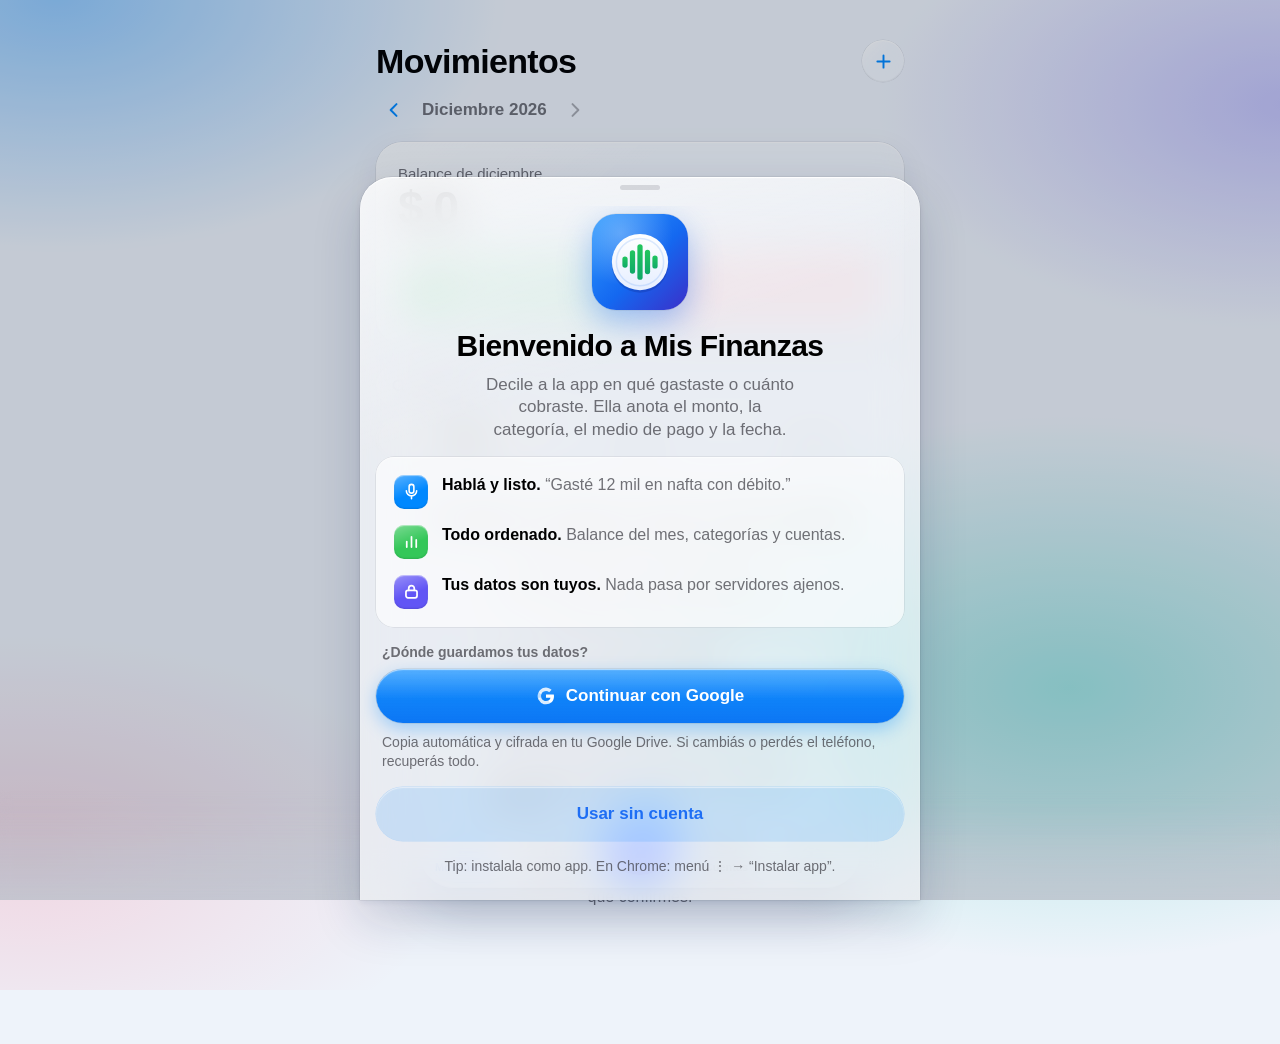
<file: index.html>
<!doctype html>
<!-- Mis Finanzas — Copyright (c) 2026 Felipe Manrique. Todos los derechos reservados. Ver LICENSE. -->
<html lang="es-AR">
<head>
<meta charset="utf-8">
<meta http-equiv="Content-Security-Policy" content="object-src 'none'; base-uri 'self'; form-action 'self'">
<meta name="viewport" content="width=device-width, initial-scale=1, viewport-fit=cover">
<title>Mis Finanzas</title>
<meta name="description" content="Registrá ingresos y gastos hablando.">
<meta name="theme-color" content="#EEF3FA" media="(prefers-color-scheme: light)">
<meta name="theme-color" content="#05070F" media="(prefers-color-scheme: dark)">
<meta name="apple-mobile-web-app-capable" content="yes">
<meta name="mobile-web-app-capable" content="yes">
<meta name="apple-mobile-web-app-status-bar-style" content="default">
<meta name="apple-mobile-web-app-title" content="Finanzas">
<link rel="manifest" href="manifest.webmanifest">
<link rel="icon" type="image/png" sizes="192x192" href="https://felipemanrique.github.io/mis-finanzas/icons/icon-192.png">
<link rel="icon" type="image/png" sizes="512x512" href="https://felipemanrique.github.io/mis-finanzas/icons/icon-512.png">
<link rel="icon" type="image/png" sizes="32x32" href="https://felipemanrique.github.io/mis-finanzas/icons/icon-32.png">
<link rel="shortcut icon" href="https://felipemanrique.github.io/mis-finanzas/icons/icon-192.png">
<link rel="apple-touch-icon" href="https://felipemanrique.github.io/mis-finanzas/apple-touch-icon.png">
<link rel="apple-touch-icon" sizes="152x152" href="https://felipemanrique.github.io/mis-finanzas/icons/icon-152.png">
<link rel="apple-touch-icon" sizes="167x167" href="https://felipemanrique.github.io/mis-finanzas/icons/icon-167.png">
<link rel="apple-touch-icon" sizes="180x180" href="https://felipemanrique.github.io/mis-finanzas/icons/icon-180.png">
<link rel="stylesheet" href="styles.css">
</head>
<body>
<main class="app" id="app">
  <section id="view-movs" data-view="movs">
    <header class="topbar">
      <h1 class="large-title">Movimientos</h1>
      <span class="top-actions"><button class="icon-btn cloud" id="btn-cloud" hidden aria-label="Copia en Drive"><svg viewBox="0 0 24 24" fill="none" stroke="currentColor" stroke-width="2" stroke-linecap="round" stroke-linejoin="round"><path d="M7 18.5h10.5a4 4 0 0 0 .6-7.95A6 6 0 0 0 6.6 9.1 4.75 4.75 0 0 0 7 18.5z"/></svg></button>
      <button class="icon-btn" id="btn-add" aria-label="Cargar a mano"><svg viewBox="0 0 24 24" fill="none" stroke="currentColor" stroke-width="2.2" stroke-linecap="round"><path d="M12 5v14M5 12h14"/></svg></button></span>
    </header>
    <div class="month-switch" data-month-switch></div>
    <div class="summary" id="summary"></div>
    <div id="backup-banner"></div>
    <div class="tools">
      <label class="search"><svg viewBox="0 0 24 24" fill="none" stroke="currentColor" stroke-width="2.2" stroke-linecap="round"><circle cx="11" cy="11" r="6.5"/><path d="m16 16 4 4"/></svg>
        <span class="sr">Buscar</span><input id="q" type="search" placeholder="Buscar" autocomplete="off"></label>
      <div class="segmented" id="type-filter" role="group" aria-label="Tipo">
        <button data-f="all" aria-pressed="true">Todos</button><button data-f="gasto" aria-pressed="false">Gastos</button><button data-f="ingreso" aria-pressed="false">Ingresos</button>
      </div>
      <div class="chip-filter" id="cat-filter" hidden></div>
    </div>
    <div id="list"></div>
  </section>

  <section id="view-stats" data-view="stats" hidden>
    <header class="topbar"><h1 class="large-title">Análisis</h1></header>
    <div class="month-switch" data-month-switch></div>
    <div id="stats"></div>
  </section>

  <section id="view-accounts" data-view="accounts" hidden>
    <header class="topbar"><h1 class="large-title">Cuentas</h1></header>
    <div id="accounts"></div>
  </section>

  <section id="view-settings" data-view="settings" hidden>
    <header class="topbar"><h1 class="large-title">Ajustes</h1></header>
    <div id="settings"></div>
  </section>
</main>

<div class="scroll-edge-bottom" aria-hidden="true"></div>
<nav class="tabbar" aria-label="Secciones">
  <button class="tab" data-tab="movs" aria-current="page"><svg viewBox="0 0 24 24" fill="none" stroke="currentColor" stroke-width="1.9" stroke-linecap="round" stroke-linejoin="round"><path d="M8 6h12M8 12h12M8 18h12"/><circle cx="4" cy="6" r="1" fill="currentColor"/><circle cx="4" cy="12" r="1" fill="currentColor"/><circle cx="4" cy="18" r="1" fill="currentColor"/></svg>Movimientos</button>
  <button class="tab" data-tab="stats"><svg viewBox="0 0 24 24" fill="none" stroke="currentColor" stroke-width="1.9" stroke-linecap="round" stroke-linejoin="round"><path d="M5 20V11M12 20V4M19 20v-6"/></svg>Análisis</button>
  <button class="mic" id="btn-mic" aria-label="Cargar con la voz"><svg viewBox="0 0 24 24" fill="none" stroke="currentColor" stroke-width="2" stroke-linecap="round" stroke-linejoin="round"><rect x="9" y="3" width="6" height="11" rx="3"/><path d="M5.5 11a6.5 6.5 0 0 0 13 0M12 17.5V21"/></svg></button>
  <button class="tab" data-tab="accounts"><svg viewBox="0 0 24 24" fill="none" stroke="currentColor" stroke-width="1.9" stroke-linecap="round" stroke-linejoin="round"><rect x="3" y="6" width="18" height="13" rx="3"/><path d="M3 10h18M16 15h2"/></svg>Cuentas</button>
  <button class="tab" data-tab="settings"><svg viewBox="0 0 24 24" fill="none" stroke="currentColor" stroke-width="1.9" stroke-linecap="round" stroke-linejoin="round"><circle cx="12" cy="12" r="3"/><path d="M12 2.5v3M12 18.5v3M4.2 7l2.6 1.5M17.2 15.5l2.6 1.5M4.2 17l2.6-1.5M17.2 8.5 19.8 7"/></svg>Ajustes</button>
</nav>

<div class="scrim" id="scrim" hidden></div>
<div class="sheet" id="sheet" role="dialog" aria-modal="true" aria-labelledby="sheet-title" hidden>
  <div class="grabber"></div>
  <div class="sheet-head">
    <button class="txt-btn" id="sheet-left">Cancelar</button>
    <h2 id="sheet-title"></h2>
    <button class="txt-btn strong" id="sheet-right"></button>
  </div>
  <div class="sheet-body" id="sheet-body"></div>
</div>

<div class="toast" id="toast" role="status" aria-live="polite"><span id="toast-msg"></span><button id="toast-btn" hidden>Deshacer</button></div>
<input type="file" id="import-file" accept="application/json,.json,text/csv,.csv" hidden>

<script src="parser.js"></script>
<script src="vault.js"></script>
<script src="app.js"></script>
</body>
</html>
</file>
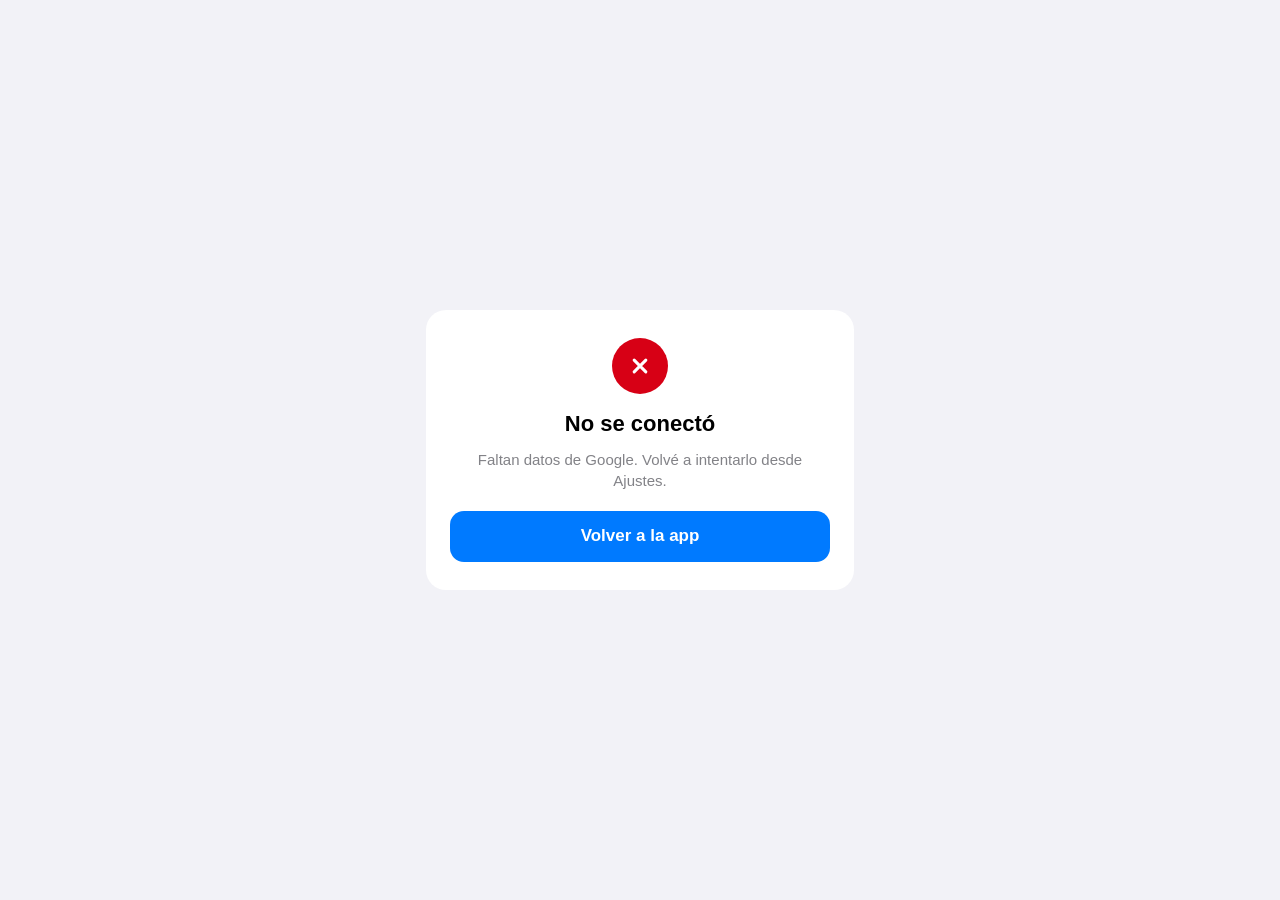
<file: oauth.html>
<!doctype html>
<!-- Mis Finanzas — Copyright (c) 2026 Felipe Manrique. Todos los derechos reservados. Ver LICENSE. -->
<html lang="es-AR">
<head>
<meta charset="utf-8">
<meta http-equiv="Content-Security-Policy" content="object-src 'none'; base-uri 'self'; form-action 'self'">
<meta name="viewport" content="width=device-width, initial-scale=1, viewport-fit=cover">
<meta name="referrer" content="no-referrer">
<title>Mis Finanzas · Google</title>
<link rel="icon" href="icons/icon.svg" type="image/svg+xml">
<style>
  :root { --bg: #F2F2F7; --card: #fff; --label: #000; --label-2: rgba(60,60,67,.64); --accent: #007AFF; --ok: #248A3D; --bad: #D70015; color-scheme: light; }
  @media (prefers-color-scheme: dark) { :root { --bg: #000; --card: #1C1C1E; --label: #fff; --label-2: rgba(235,235,245,.62); --accent: #0A84FF; --ok: #30D158; --bad: #FF453A; color-scheme: dark; } }
  body { margin: 0; min-height: 100vh; display: grid; place-items: center; background: var(--bg); color: var(--label);
    font: 17px/1.35 -apple-system, BlinkMacSystemFont, "SF Pro Text", "Segoe UI", Roboto, Helvetica, Arial, sans-serif; padding-inline: 16px; }
  main { background: var(--card); border-radius: 20px; padding: 28px 24px; max-width: 380px; width: 100%; text-align: center; display: grid; gap: 12px; justify-items: center; }
  .mark { width: 56px; height: 56px; border-radius: 50%; display: grid; place-items: center; color: #fff; background: var(--accent); }
  .mark.ok { background: var(--ok); } .mark.bad { background: var(--bad); }
  .mark svg { width: 28px; height: 28px; }
  h1 { font-size: 22px; line-height: 28px; margin: 4px 0 0; }
  p { margin: 0; color: var(--label-2); font-size: 15px; }
  a { display: block; width: 100%; box-sizing: border-box; margin-top: 8px; padding: 14px; border-radius: 14px; background: var(--accent); color: #fff; font-weight: 600; text-decoration: none; }
</style>
</head>
<body>
<main>
  <div class="mark" id="mark"><svg viewBox="0 0 24 24" fill="none" stroke="currentColor" stroke-width="2.4" stroke-linecap="round"><path d="M12 6v6l4 2"/></svg></div>
  <h1 id="title">Conectando…</h1>
  <p id="msg">Un segundo.</p>
  <a href="javascript:history.length>1?history.back():location.assign('./')" id="back" hidden>Volver a la app</a>
</main>
<script>
(async function () {
  const BROKER_URL = 'https://script.google.com/macros/s/AKfycbzqMyt30WtQnaUyPxk6SOzmhvmL7Dzp_A6Y1QLTYwAUdyH89j1SoiD54lMbqLWtX_Sv/exec';
  const q = new URLSearchParams(location.search);
  const code = q.get('code'), session = q.get('state'), error = q.get('error');
  history.replaceState(null, '', location.pathname); // que el código no quede en el historial
  const show = (ok, title, msg) => {
    document.getElementById('mark').className = 'mark ' + (ok ? 'ok' : 'bad');
    document.getElementById('mark').innerHTML = ok
      ? '<svg viewBox="0 0 24 24" fill="none" stroke="currentColor" stroke-width="2.6" stroke-linecap="round" stroke-linejoin="round"><path d="m5 12.5 4.5 4.5L19 7.5"/></svg>'
      : '<svg viewBox="0 0 24 24" fill="none" stroke="currentColor" stroke-width="2.6" stroke-linecap="round"><path d="M7 7l10 10M17 7 7 17"/></svg>';
    document.getElementById('title').textContent = title;
    document.getElementById('msg').textContent = msg;
    document.getElementById('back').hidden = false;
  };
  if (error || !code || !session) {
    show(false, 'No se conectó', error === 'access_denied' ? 'Cancelaste el permiso. Podés volver a intentarlo desde Ajustes.' : 'Faltan datos de Google. Volvé a intentarlo desde Ajustes.');
    return;
  }
  try {
    const res = await fetch(BROKER_URL, { method: 'POST', body: JSON.stringify({ action: 'exchange', code, session }) });
    const r = JSON.parse(await res.text());
    if (!r.ok) throw new Error(r.error);
    show(true, 'Listo', 'Tu cuenta de Google quedó conectada. Volvé a la app para terminar.');
  } catch (e) {
    show(false, 'No se conectó', 'Google no aceptó el inicio de sesión. Volvé a intentarlo desde Ajustes.');
  }
})();
</script>
</body>
</html>
</file>
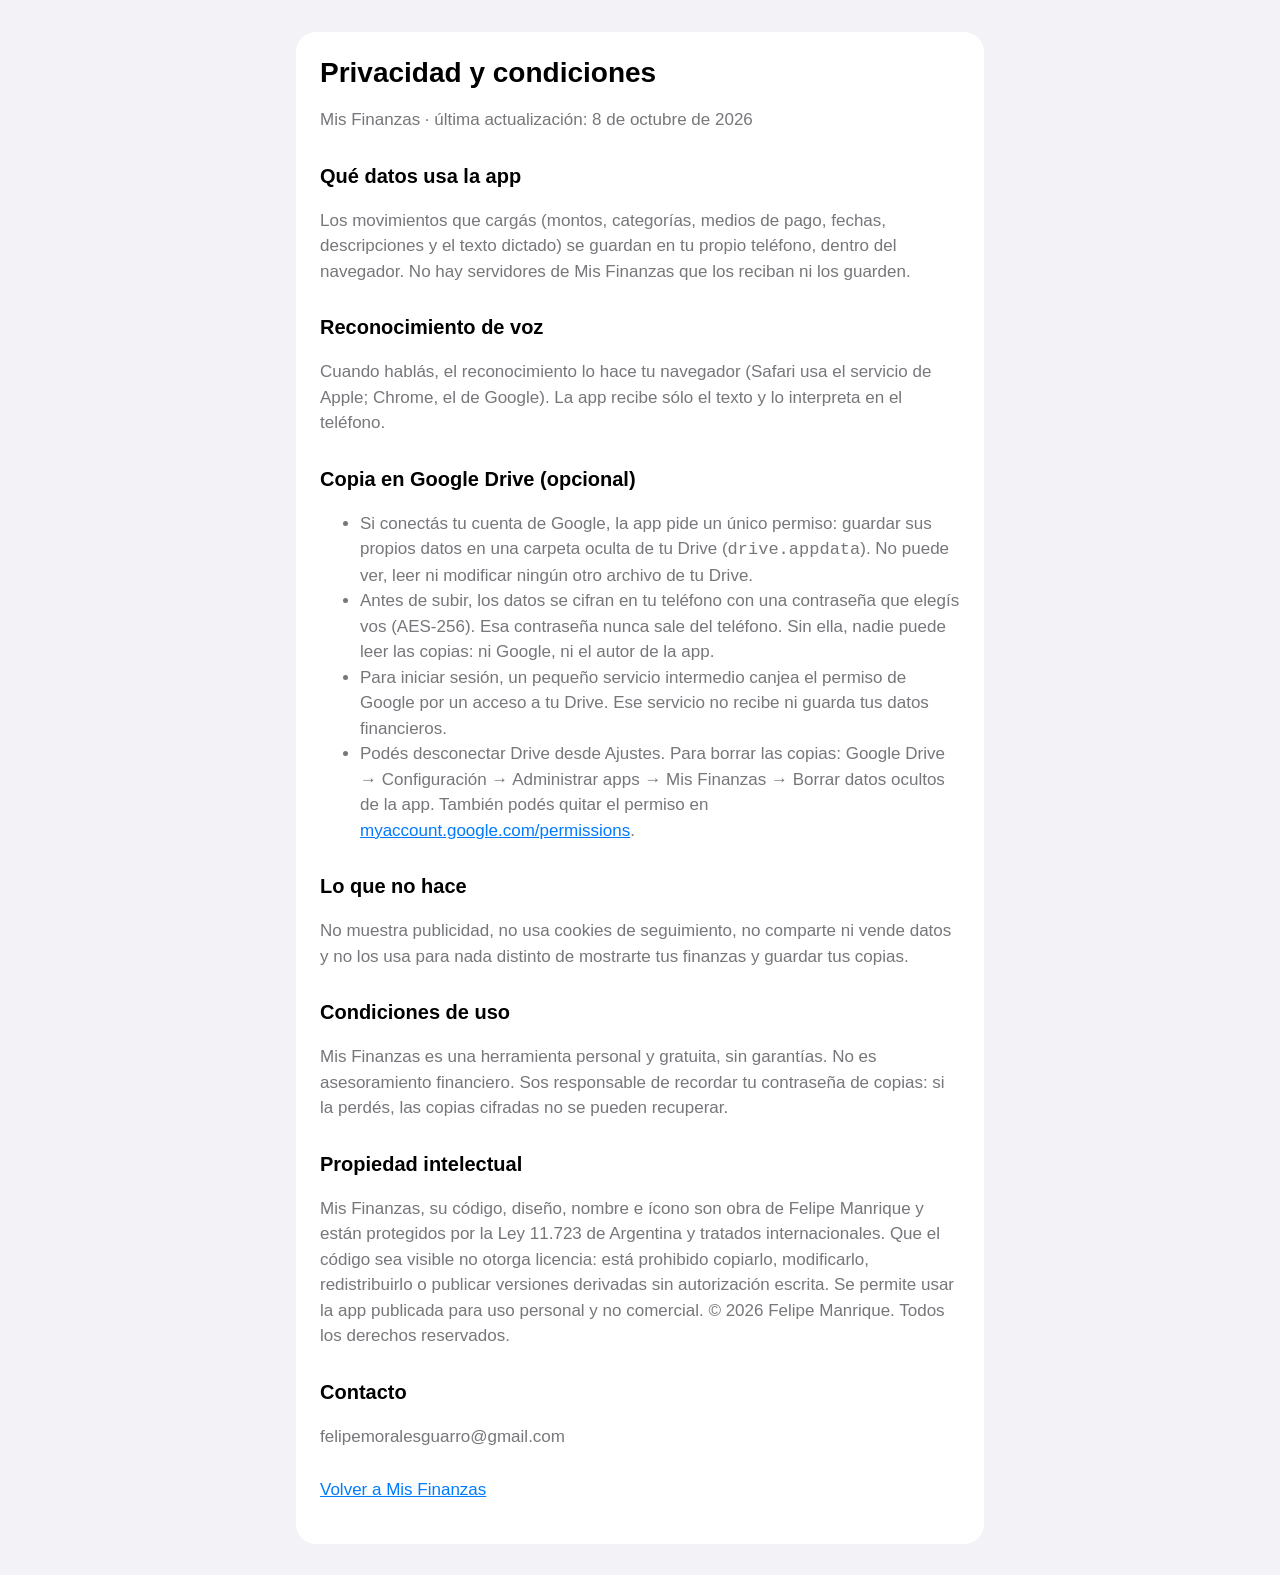
<file: privacidad.html>
<!doctype html>
<!-- Mis Finanzas — Copyright (c) 2026 Felipe Manrique. Todos los derechos reservados. Ver LICENSE. -->
<html lang="es-AR">
<head>
<meta charset="utf-8">
<meta name="viewport" content="width=device-width, initial-scale=1, viewport-fit=cover">
<title>Privacidad · Mis Finanzas</title>
<link rel="icon" href="icons/icon.svg" type="image/svg+xml">
<style>
  :root { --bg: #F2F2F7; --card: #fff; --label: #000; --label-2: rgba(60,60,67,.7); --accent: #007AFF; color-scheme: light; }
  @media (prefers-color-scheme: dark) { :root { --bg: #000; --card: #1C1C1E; --label: #fff; --label-2: rgba(235,235,245,.68); --accent: #0A84FF; color-scheme: dark; } }
  body { margin: 0; background: var(--bg); color: var(--label); font: 17px/1.5 -apple-system, BlinkMacSystemFont, "SF Pro Text", "Segoe UI", Roboto, Helvetica, Arial, sans-serif; padding: 32px 16px; }
  main { max-width: 640px; margin: 0 auto; background: var(--card); border-radius: 20px; padding: 24px; }
  h1 { font-size: 28px; line-height: 34px; margin: 0 0 4px; }
  h2 { font-size: 20px; margin: 28px 0 8px; }
  p, li { color: var(--label-2); }
  a { color: var(--accent); }
</style>
</head>
<body>
<main>
  <h1>Privacidad y condiciones</h1>
  <p>Mis Finanzas · última actualización: 8 de octubre de 2026</p>

  <h2>Qué datos usa la app</h2>
  <p>Los movimientos que cargás (montos, categorías, medios de pago, fechas, descripciones y el texto dictado) se guardan en tu propio teléfono, dentro del navegador. No hay servidores de Mis Finanzas que los reciban ni los guarden.</p>

  <h2>Reconocimiento de voz</h2>
  <p>Cuando hablás, el reconocimiento lo hace tu navegador (Safari usa el servicio de Apple; Chrome, el de Google). La app recibe sólo el texto y lo interpreta en el teléfono.</p>

  <h2>Copia en Google Drive (opcional)</h2>
  <ul>
    <li>Si conectás tu cuenta de Google, la app pide un único permiso: guardar sus propios datos en una carpeta oculta de tu Drive (<code>drive.appdata</code>). No puede ver, leer ni modificar ningún otro archivo de tu Drive.</li>
    <li>Antes de subir, los datos se cifran en tu teléfono con una contraseña que elegís vos (AES-256). Esa contraseña nunca sale del teléfono. Sin ella, nadie puede leer las copias: ni Google, ni el autor de la app.</li>
    <li>Para iniciar sesión, un pequeño servicio intermedio canjea el permiso de Google por un acceso a tu Drive. Ese servicio no recibe ni guarda tus datos financieros.</li>
    <li>Podés desconectar Drive desde Ajustes. Para borrar las copias: Google Drive → Configuración → Administrar apps → Mis Finanzas → Borrar datos ocultos de la app. También podés quitar el permiso en <a href="https://myaccount.google.com/permissions">myaccount.google.com/permissions</a>.</li>
  </ul>

  <h2>Lo que no hace</h2>
  <p>No muestra publicidad, no usa cookies de seguimiento, no comparte ni vende datos y no los usa para nada distinto de mostrarte tus finanzas y guardar tus copias.</p>

  <h2>Condiciones de uso</h2>
  <p>Mis Finanzas es una herramienta personal y gratuita, sin garantías. No es asesoramiento financiero. Sos responsable de recordar tu contraseña de copias: si la perdés, las copias cifradas no se pueden recuperar.</p>

  <h2>Propiedad intelectual</h2>
  <p>Mis Finanzas, su código, diseño, nombre e ícono son obra de Felipe Manrique y están protegidos por la Ley 11.723 de Argentina y tratados internacionales. Que el código sea visible no otorga licencia: está prohibido copiarlo, modificarlo, redistribuirlo o publicar versiones derivadas sin autorización escrita. Se permite usar la app publicada para uso personal y no comercial. © 2026 Felipe Manrique. Todos los derechos reservados.</p>

  <h2>Contacto</h2>
  <p>felipemoralesguarro@gmail.com</p>

  <p style="margin-top:28px"><a href="./">Volver a Mis Finanzas</a></p>
</main>
</body>
</html>
</file>
<file: styles.css>
/* Mis Finanzas — Copyright (c) 2026 Felipe Manrique. Todos los derechos reservados. Ver LICENSE. */
/* Layout: una columna tipo app iOS (máx 560px) sobre una aurora suave; todo flota en Liquid Glass transparente
   (estilo 27: borde oscuro fino + brillo especular fuerte) con la barra de pestañas y el micrófono abajo. */
:root {
  --font: -apple-system, BlinkMacSystemFont, "SF Pro Text", "SF Pro Display", "Segoe UI", Roboto, Helvetica, Arial, sans-serif;

  /* color del sistema (26/27) — relleno vs. "tinta" para texto chico sobre claro */
  --accent: #0088FF;
  --accent-ink: #1E6EF4;
  --income: #008932;
  --income-fill: #34C759;
  --expense: #E9152D;
  --expense-fill: #FF383C;
  --warn: #C55300;
  --warn-fill: #FF8D28;
  --income-tint: rgba(52, 199, 89, 0.16);
  --expense-tint: rgba(255, 56, 60, 0.13);

  --label: #000;
  --label-2: rgba(60, 60, 67, 0.72);
  --label-3: rgba(60, 60, 67, 0.40);
  --fill: rgba(118, 118, 128, 0.14);
  --fill-2: rgba(118, 118, 128, 0.24);
  --separator: rgba(60, 60, 67, 0.16);

  /* fondo: aurora */
  --bg: #EEF3FA;
  --aurora-1: rgba(0, 136, 255, 0.38);
  --aurora-2: rgba(0, 200, 179, 0.32);
  --aurora-3: rgba(97, 85, 245, 0.30);
  --aurora-4: rgba(255, 45, 85, 0.14);

  /* Liquid Glass — --glass-tint 0 (transparente) ↔ 1 (más opaco); lo ajusta la persona en Ajustes */
  --glass-tint: .35;
  --glass-rgb: 255, 255, 255;
  --glass-bg: rgba(var(--glass-rgb), calc(.20 + .55 * var(--glass-tint)));        /* controles */
  --glass-card: rgba(var(--glass-rgb), calc(.30 + .50 * var(--glass-tint)));      /* tarjetas con texto */
  --glass-sheet: rgba(var(--glass-rgb), calc(.52 + .36 * var(--glass-tint)));     /* hojas grandes */
  --glass-inner: rgba(var(--glass-rgb), calc(.50 + .40 * var(--glass-tint)));     /* tarjetas dentro de hojas */
  --glass-blur: blur(calc(5px + 22px * var(--glass-tint))) saturate(200%);
  --glass-blur-lg: blur(calc(14px + 22px * var(--glass-tint))) saturate(180%);
  --glass-highlight: rgba(255, 255, 255, .95);
  --glass-bevel: rgba(0, 0, 0, .05);
  --glass-edge: rgba(0, 0, 0, .10);
  --glass-sheen: rgba(255, 255, 255, .55);
  --glass-opaque: rgba(255, 255, 255, .96);

  --shadow-card: 0 1px 2px rgba(15, 35, 80, .05), 0 10px 30px rgba(15, 35, 80, .08);
  --shadow-elevated: 0 2px 6px rgba(15, 35, 80, .08), 0 20px 48px rgba(15, 35, 80, .18);
  --scrim: rgba(10, 20, 40, 0.18);

  --ease: cubic-bezier(0.32, 0.72, 0, 1);
  --snappy: cubic-bezier(0.36, 0.66, 0.04, 1);
  --r-sm: 12px; --r-md: 18px; --r-lg: 26px;
  color-scheme: light;
}
@media (prefers-color-scheme: dark) {
  :root:not([data-theme="light"]) {
    --accent: #0091FF; --accent-ink: #5CB8FF;
    --income: #30D158; --income-fill: #30D158; --expense: #FF4245; --expense-fill: #FF4245; --warn: #FF9230; --warn-fill: #FF9230;
    --income-tint: rgba(48, 209, 88, 0.18); --expense-tint: rgba(255, 66, 69, 0.18);
    --label: #fff; --label-2: rgba(235, 235, 245, 0.72); --label-3: rgba(235, 235, 245, 0.36);
    --fill: rgba(118, 118, 128, 0.26); --fill-2: rgba(118, 118, 128, 0.40); --separator: rgba(235, 235, 245, 0.12);
    --bg: #05070F;
    --aurora-1: rgba(0, 145, 255, 0.34); --aurora-2: rgba(0, 218, 195, 0.20); --aurora-3: rgba(109, 124, 255, 0.30); --aurora-4: rgba(255, 55, 95, 0.12);
    --glass-rgb: 30, 34, 46;
    --glass-bg: rgba(var(--glass-rgb), calc(.30 + .45 * var(--glass-tint)));
    --glass-card: rgba(var(--glass-rgb), calc(.40 + .42 * var(--glass-tint)));
    --glass-sheet: rgba(var(--glass-rgb), calc(.62 + .30 * var(--glass-tint)));
    --glass-inner: rgba(255, 255, 255, calc(.06 + .06 * var(--glass-tint)));
    --glass-highlight: rgba(255, 255, 255, .30); --glass-bevel: rgba(0, 0, 0, .35); --glass-edge: rgba(0, 0, 0, .55);
    --glass-sheen: rgba(255, 255, 255, .16); --glass-opaque: rgba(36, 36, 40, .97);
    --shadow-card: 0 1px 2px rgba(0, 0, 0, .3), 0 10px 30px rgba(0, 0, 0, .35);
    --shadow-elevated: 0 2px 6px rgba(0, 0, 0, .4), 0 20px 48px rgba(0, 0, 0, .6);
    --scrim: rgba(0, 0, 0, 0.40);
    color-scheme: dark;
  }
}
:root[data-theme="dark"] {
  --accent: #0091FF; --accent-ink: #5CB8FF;
  --income: #30D158; --income-fill: #30D158; --expense: #FF4245; --expense-fill: #FF4245; --warn: #FF9230; --warn-fill: #FF9230;
  --income-tint: rgba(48, 209, 88, 0.18); --expense-tint: rgba(255, 66, 69, 0.18);
  --label: #fff; --label-2: rgba(235, 235, 245, 0.72); --label-3: rgba(235, 235, 245, 0.36);
  --fill: rgba(118, 118, 128, 0.26); --fill-2: rgba(118, 118, 128, 0.40); --separator: rgba(235, 235, 245, 0.12);
  --bg: #05070F;
  --aurora-1: rgba(0, 145, 255, 0.34); --aurora-2: rgba(0, 218, 195, 0.20); --aurora-3: rgba(109, 124, 255, 0.30); --aurora-4: rgba(255, 55, 95, 0.12);
  --glass-rgb: 30, 34, 46;
  --glass-bg: rgba(var(--glass-rgb), calc(.30 + .45 * var(--glass-tint)));
  --glass-card: rgba(var(--glass-rgb), calc(.40 + .42 * var(--glass-tint)));
  --glass-sheet: rgba(var(--glass-rgb), calc(.62 + .30 * var(--glass-tint)));
  --glass-inner: rgba(255, 255, 255, calc(.06 + .06 * var(--glass-tint)));
  --glass-highlight: rgba(255, 255, 255, .30); --glass-bevel: rgba(0, 0, 0, .35); --glass-edge: rgba(0, 0, 0, .55);
  --glass-sheen: rgba(255, 255, 255, .16); --glass-opaque: rgba(36, 36, 40, .97);
  --shadow-card: 0 1px 2px rgba(0, 0, 0, .3), 0 10px 30px rgba(0, 0, 0, .35);
  --shadow-elevated: 0 2px 6px rgba(0, 0, 0, .4), 0 20px 48px rgba(0, 0, 0, .6);
  --scrim: rgba(0, 0, 0, 0.40);
  color-scheme: dark;
}

* { box-sizing: border-box; -webkit-tap-highlight-color: transparent; }
html, body { margin: 0; min-height: 100%; }
body {
  font-family: var(--font); font-size: 17px; line-height: 1.3; color: var(--label); background: var(--bg);
  -webkit-font-smoothing: antialiased; overscroll-behavior-y: none;
}
/* aurora fija detrás de todo: le da al vidrio algo que refractar */
body::before {
  content: ""; position: fixed; inset: -10%; z-index: -1; pointer-events: none;
  background:
    radial-gradient(42% 34% at 12% 8%, var(--aurora-1), transparent 70%),
    radial-gradient(38% 30% at 92% 18%, var(--aurora-3), transparent 70%),
    radial-gradient(46% 36% at 78% 72%, var(--aurora-2), transparent 70%),
    radial-gradient(40% 30% at 10% 88%, var(--aurora-4), transparent 70%),
    var(--bg);
}
button, input, select, textarea { font: inherit; color: inherit; }
button { cursor: pointer; }
[hidden] { display: none !important; }
:focus-visible { outline: 2px solid var(--accent); outline-offset: 2px; border-radius: 8px; }
.num { font-variant-numeric: tabular-nums; }
.sr { position: absolute; width: 1px; height: 1px; overflow: hidden; clip: rect(0 0 0 0); }

/* ---------- Liquid Glass ---------- */
/* controles flotantes */
.tabbar, .icon-btn, .search, .segmented, .month-switch .today-link, .toast, .cur-btn {
  background-color: var(--glass-bg);
  background-image: linear-gradient(135deg, var(--glass-sheen) 0%, rgba(255, 255, 255, 0) 42%);
  -webkit-backdrop-filter: var(--glass-blur); backdrop-filter: var(--glass-blur);
  box-shadow: 0 0 0 .5px var(--glass-edge), inset 0 1px 1px var(--glass-highlight), inset 0 -1px 1px var(--glass-bevel);
}
/* superficies de contenido (texto encima → un poco más de cuerpo) */
.summary, .group, .card, .stat, .list, .banner, .examples button, .welcome-points, .warn-list {
  background-color: var(--glass-card);
  background-image: linear-gradient(140deg, var(--glass-sheen) 0%, rgba(255, 255, 255, 0) 38%);
  -webkit-backdrop-filter: var(--glass-blur); backdrop-filter: var(--glass-blur);
  box-shadow: 0 0 0 .5px var(--glass-edge), inset 0 1px 1px var(--glass-highlight), inset 0 -1px 1px var(--glass-bevel), var(--shadow-card);
}

.app, .sheet-body, .toast { zoom: var(--ui-zoom, 1); }
.app {
  max-width: 560px; margin: 0 auto;
  padding-inline: 16px;
  padding-block: calc(env(safe-area-inset-top, 0px) + 10px) calc(env(safe-area-inset-bottom, 0px) + 128px);
}

/* ---------- Encabezado ---------- */
.topbar { display: flex; align-items: center; justify-content: space-between; gap: 12px; padding-block: 8px 4px; }
.large-title { font-size: 34px; line-height: 41px; font-weight: 700; letter-spacing: -0.02em; margin: 0; }
.icon-btn {
  width: 42px; height: 42px; border-radius: 50%; border: 0; display: grid; place-items: center;
  color: var(--accent); transition: transform .18s var(--snappy);
}
.icon-btn:active { transform: scale(.9); }
.icon-btn svg { width: 21px; height: 21px; }
.top-actions { display: flex; gap: 10px; align-items: center; }
.cloud[data-level="ok"] { color: var(--income); }
.cloud[data-level="pending"], .cloud[data-level="busy"] { color: var(--warn); }
.cloud[data-level="busy"] svg { animation: breathe 1.2s ease-in-out infinite; }
.cloud[data-level="error"] { color: #fff; background-color: var(--expense-fill); }
@keyframes breathe { 50% { opacity: .35; } }

.month-switch { display: flex; align-items: center; gap: 4px; margin-block: 6px 14px; }
.month-switch .label { font-size: 17px; font-weight: 600; color: var(--label-2); min-width: 0; padding-inline: 6px; }
.month-switch button { border: 0; background: none; color: var(--accent); width: 36px; height: 36px; display: grid; place-items: center; border-radius: 50%; }
.month-switch button:disabled { color: var(--label-3); }
.month-switch button svg { width: 20px; height: 20px; }
.month-switch .today-link { width: auto; padding-inline: 14px; font-size: 15px; font-weight: 600; border-radius: 999px; margin-left: auto; }

/* ---------- Resumen ---------- */
.summary { border-radius: var(--r-lg); padding: 22px; display: grid; gap: 16px; }
.summary .caption { font-size: 15px; color: var(--label-2); }
.balance { font-size: clamp(34px, 11vw, 46px); line-height: 1.05; font-weight: 700; letter-spacing: -0.03em; overflow-wrap: anywhere; }
.balance.neg { color: var(--expense); }
.split { display: grid; grid-template-columns: 1fr 1fr; gap: 12px; }
.split > div { container-type: inline-size; border-radius: var(--r-md); padding: 12px 14px; display: grid; gap: 2px; min-width: 0; box-shadow: inset 0 1px 1px rgba(255, 255, 255, .35); }
.split .in { background: var(--income-tint); }
.split .out { background: var(--expense-tint); }
.split .v { font-size: clamp(14px, 15cqi, 22px); font-weight: 600; white-space: nowrap; overflow: hidden; text-overflow: ellipsis; }
.split .in .v { color: var(--income); }
.split .out .v { color: var(--expense); }
.usd-line { font-size: 15px; color: var(--label-2); }
.budget { display: grid; gap: 6px; }
.budget .bar { height: 8px; border-radius: 4px; background: var(--fill); overflow: hidden; }
.budget .bar i { display: block; height: 100%; background: linear-gradient(90deg, var(--accent), #00C8B3); border-radius: 4px; transition: width .5s var(--ease); }
.budget .bar i.over { background: var(--expense-fill); }
.budget .row { display: flex; justify-content: space-between; font-size: 14px; color: var(--label-2); gap: 8px; }

/* ---------- Búsqueda y filtros ---------- */
.tools { display: grid; gap: 10px; margin-block: 20px 8px; }
.search { display: flex; align-items: center; gap: 8px; border-radius: 999px; padding-inline: 14px; height: 44px; }
.search svg { width: 18px; height: 18px; color: var(--label-2); flex: none; }
.search input { border: 0; background: none; outline: none; flex: 1; min-width: 0; font-size: 17px; }
.search input::placeholder { color: var(--label-2); }
.segmented { display: grid; grid-auto-flow: column; grid-auto-columns: 1fr; border-radius: 999px; padding: 3px; }
.segmented button { border: 0; background: none; border-radius: 999px; padding: 8px 10px; font-size: 15px; font-weight: 500; color: var(--label-2); transition: background .25s var(--ease), color .2s; }
.segmented button[aria-pressed="true"] {
  background: rgba(255, 255, 255, .85); color: var(--label); font-weight: 600;
  box-shadow: 0 0 0 .5px var(--glass-edge), 0 2px 8px rgba(0, 0, 0, .10), inset 0 1px 1px #fff;
}
:root[data-theme="dark"] .segmented button[aria-pressed="true"] { background: rgba(255, 255, 255, .18); box-shadow: 0 0 0 .5px rgba(0,0,0,.5), inset 0 1px 1px rgba(255,255,255,.25); }
@media (prefers-color-scheme: dark) { :root:not([data-theme="light"]) .segmented button[aria-pressed="true"] { background: rgba(255, 255, 255, .18); box-shadow: 0 0 0 .5px rgba(0,0,0,.5), inset 0 1px 1px rgba(255,255,255,.25); } }
.chip-filter { display: flex; align-items: center; gap: 8px; font-size: 15px; color: var(--label-2); }
.chip-filter button { border: 0; background: var(--fill); color: var(--accent-ink); border-radius: 999px; padding: 6px 12px; font-size: 15px; font-weight: 600; }

/* ---------- Lista ---------- */
.day { margin-top: 20px; }
.day-head { display: flex; justify-content: space-between; align-items: baseline; padding-inline: 6px; margin-bottom: 8px; font-size: 14px; font-weight: 600; color: var(--label-2); gap: 8px; }
.group { border-radius: var(--r-md); overflow: hidden; }
.row {
  display: flex; align-items: center; gap: 12px; padding: 11px 14px; width: 100%; border: 0; background: none; text-align: left;
  position: relative; min-height: 64px; transition: background .15s;
}
.row:active { background: var(--fill); }
.row + .row::before { content: ""; position: absolute; top: 0; left: 66px; right: 0; height: .5px; background: var(--separator); }
.badge {
  --c: #8E8E93;
  width: 40px; height: 40px; flex: none; border-radius: 12px; display: grid; place-items: center;
  font-size: 16px; font-weight: 700; color: #fff;
  background: linear-gradient(160deg, rgba(255, 255, 255, .38), rgba(255, 255, 255, 0) 55%), var(--c);
  box-shadow: inset 0 1px 1px rgba(255, 255, 255, .5), inset 0 -1px 2px rgba(0, 0, 0, .12), 0 2px 6px color-mix(in srgb, var(--c) 35%, transparent);
}
.row .mid { flex: 1; min-width: 0; display: grid; gap: 2px; }
.row .t { font-size: 17px; font-weight: 500; white-space: nowrap; overflow: hidden; text-overflow: ellipsis; }
.row .s { font-size: 14px; color: var(--label-2); white-space: nowrap; overflow: hidden; text-overflow: ellipsis; }
.row .amt { font-size: 17px; font-weight: 600; white-space: nowrap; }
.amt.in { color: var(--income); }
.mic-tag { display: inline-block; vertical-align: -2px; width: 13px; height: 13px; color: var(--label-3); margin-right: 3px; }

.empty { text-align: center; padding: 36px 8px 8px; color: var(--label-2); display: grid; gap: 14px; justify-items: center; }
.empty h2 { font-size: 24px; line-height: 30px; font-weight: 700; color: var(--label); margin: 0; text-wrap: balance; letter-spacing: -0.01em; }
.empty p { margin: 0; font-size: 16px; max-width: 34ch; text-wrap: pretty; }
.examples { display: grid; gap: 10px; width: 100%; max-width: 400px; }
.examples button {
  border: 0; border-radius: var(--r-md); padding: 14px 16px; text-align: left; font-size: 16px;
  display: flex; gap: 12px; align-items: center; color: var(--label); transition: transform .15s var(--snappy);
}
.examples button:active { transform: scale(.98); }
.examples button svg { width: 18px; height: 18px; color: var(--accent); flex: none; }

/* ---------- Tarjetas / secciones ---------- */
.section-title { font-size: 22px; line-height: 28px; font-weight: 700; margin: 30px 4px 12px; letter-spacing: -0.01em; }
.section-title:first-child { margin-top: 8px; }
.card { border-radius: var(--r-lg); padding: 16px; }
.footnote { font-size: 14px; color: var(--label-2); margin: 8px 6px 0; line-height: 19px; }
.stats { display: grid; grid-template-columns: repeat(2, minmax(0, 1fr)); gap: 12px; }
.stat { border-radius: var(--r-md); padding: 16px; display: grid; gap: 4px; min-width: 0; }
.stat .k { font-size: 14px; color: var(--label-2); }
.stat .v { font-size: 22px; font-weight: 700; overflow-wrap: anywhere; letter-spacing: -0.01em; }
.stat .v.txt { font-size: 18px; line-height: 24px; overflow-wrap: break-word; hyphens: auto; }
.stat .d { font-size: 14px; color: var(--label-2); overflow-wrap: anywhere; }

.catbars { display: grid; gap: 4px; }
.catbar { display: grid; grid-template-columns: 1fr auto; gap: 8px 12px; align-items: center; border: 0; background: none; text-align: left; padding: 10px 6px; border-radius: 12px; width: 100%; }
.catbar:active { background: var(--fill); }
.catbar .n { display: flex; gap: 10px; align-items: center; font-size: 16px; min-width: 0; }
.catbar .n span:last-child { white-space: nowrap; overflow: hidden; text-overflow: ellipsis; }
.catbar .dot { width: 12px; height: 12px; border-radius: 4px; flex: none; }
.catbar .v { font-size: 16px; font-weight: 600; text-align: right; }
.catbar .v small { color: var(--label-2); font-weight: 400; margin-left: 6px; }
.catbar .track { grid-column: 1 / -1; height: 8px; border-radius: 4px; background: var(--fill); overflow: hidden; }
.catbar .track i { display: block; height: 100%; border-radius: 4px; box-shadow: inset 0 1px 0 rgba(255, 255, 255, .35); }

.chart svg { display: block; width: 100%; height: auto; }
.chart text { fill: var(--label-2); font-size: 12px; font-family: var(--font); }
.legend { display: flex; gap: 16px; font-size: 14px; color: var(--label-2); margin-top: 10px; }
.legend span { display: inline-flex; align-items: center; gap: 6px; }
.legend i { width: 12px; height: 12px; border-radius: 4px; display: inline-block; }

/* listas de ajustes */
.list { border-radius: var(--r-md); overflow: hidden; }
.item { display: flex; align-items: center; gap: 12px; padding: 12px 16px; min-height: 52px; position: relative; width: 100%; border: 0; background: none; text-align: left; font-size: 17px; color: var(--label); }
.item + .item::before { content: ""; position: absolute; top: 0; left: 16px; right: 0; height: .5px; background: var(--separator); }
button.item:active, a.item:active { background: var(--fill); }
.item .grow { flex: 1; min-width: 0; }
.item .sub { display: block; font-size: 14px; color: var(--label-2); line-height: 18px; margin-top: 2px; }
.item .val { color: var(--label-2); font-size: 17px; text-align: right; }
.item .chev { width: 14px; height: 14px; color: var(--label-3); flex: none; }
.item.danger { color: var(--expense); }
.item.link { color: var(--accent-ink); }
.item select, .item input[type="number"], .item input[type="text"] { border: 0; background: none; color: var(--label-2); text-align: right; font-size: 17px; max-width: 55%; outline: none; }
.item input.inline { color: var(--label); text-align: right; width: 9em; }
.item.stack { display: grid; gap: 10px; }
.range-row { display: grid; grid-template-columns: auto 1fr auto; gap: 10px; align-items: center; font-size: 14px; color: var(--label-2); }
.range-row input[type="range"] { width: 100%; accent-color: var(--accent); }

.switch { position: relative; width: 51px; height: 31px; flex: none; }
.switch input { position: absolute; inset: 0; opacity: 0; margin: 0; cursor: pointer; z-index: 1; }
.switch span { position: absolute; inset: 0; border-radius: 999px; background: var(--fill-2); transition: background .25s var(--ease); }
.switch span::after { content: ""; position: absolute; top: 2px; left: 2px; width: 27px; height: 27px; border-radius: 50%; background: #fff; box-shadow: 0 3px 8px rgba(0,0,0,.15), 0 1px 1px rgba(0,0,0,.16); transition: transform .3s var(--ease); }
.switch input:checked + span { background: var(--income-fill); }
.switch input:checked + span::after { transform: translateX(20px); }
.switch input:focus-visible + span { outline: 2px solid var(--accent); outline-offset: 2px; }

/* ---------- Barra inferior + micrófono ---------- */
/* banda de borde de desplazamiento: el contenido se desvanece al pasar debajo de la barra */
.scroll-edge-bottom {
  position: fixed; left: 0; right: 0; bottom: 0; height: calc(env(safe-area-inset-bottom, 0px) + 110px); z-index: 19; pointer-events: none;
  background: linear-gradient(to top, color-mix(in srgb, var(--bg) 70%, transparent), transparent);
  -webkit-backdrop-filter: blur(6px); backdrop-filter: blur(6px);
  -webkit-mask-image: linear-gradient(to top, #000 45%, transparent); mask-image: linear-gradient(to top, #000 45%, transparent);
}
.tabbar {
  position: fixed; left: 50%; transform: translateX(-50%);
  bottom: calc(env(safe-area-inset-bottom, 0px) + 12px);
  width: min(calc(100% - 24px), 440px);
  display: grid; grid-template-columns: 1fr 1fr 88px 1fr 1fr; align-items: center;
  height: 68px; border-radius: 34px; z-index: 20; padding-inline: 6px;
  box-shadow: 0 0 0 .5px var(--glass-edge), inset 0 1px 1px var(--glass-highlight), inset 0 -1px 1px var(--glass-bevel), var(--shadow-elevated);
}
.tab { border: 0; background: none; display: grid; justify-items: center; gap: 2px; font-size: 11px; font-weight: 600; color: var(--label-2); padding: 7px 0; margin: 0 2px; border-radius: 26px; transition: background .25s var(--ease), color .2s; }
.tab svg { width: 25px; height: 25px; }
.tab[aria-current="page"] { color: var(--accent-ink); background: rgba(255, 255, 255, .55); box-shadow: inset 0 1px 1px rgba(255, 255, 255, .9), 0 0 0 .5px rgba(0, 0, 0, .06); }
:root[data-theme="dark"] .tab[aria-current="page"] { background: rgba(255, 255, 255, .12); box-shadow: inset 0 1px 1px rgba(255, 255, 255, .18); }
@media (prefers-color-scheme: dark) { :root:not([data-theme="light"]) .tab[aria-current="page"] { background: rgba(255, 255, 255, .12); box-shadow: inset 0 1px 1px rgba(255, 255, 255, .18); } }
/* micrófono: el único vidrio teñido (acción principal) */
.mic {
  justify-self: center; width: 72px; height: 72px; border-radius: 50%; border: 0; margin-top: -30px;
  color: #fff; display: grid; place-items: center; position: relative;
  background:
    radial-gradient(120% 90% at 30% 15%, rgba(255, 255, 255, .55), rgba(255, 255, 255, 0) 45%),
    linear-gradient(180deg, color-mix(in srgb, var(--accent) 86%, transparent), color-mix(in srgb, #3B2FC9 78%, transparent));
  -webkit-backdrop-filter: blur(12px) saturate(180%); backdrop-filter: blur(12px) saturate(180%);
  box-shadow: 0 0 0 .5px rgba(0, 0, 0, .18), inset 0 1.5px 1px rgba(255, 255, 255, .75), inset 0 -2px 4px rgba(0, 0, 0, .18),
    0 10px 26px color-mix(in srgb, var(--accent) 50%, transparent);
  transition: transform .2s var(--snappy);
}
.mic:active { transform: scale(.92); }
.mic svg { width: 32px; height: 32px; filter: drop-shadow(0 1px 1px rgba(0, 0, 0, .2)); }

/* ---------- Hojas (sheets) ---------- */
.scrim { position: fixed; inset: 0; background: var(--scrim); z-index: 40; opacity: 0; transition: opacity .3s var(--ease); }
.scrim.open { opacity: 1; }
.sheet {
  position: fixed; left: 50%; bottom: 0; z-index: 41; width: min(100%, 560px);
  max-height: calc(100% - env(safe-area-inset-top, 0px) - 20px);
  background-color: var(--glass-sheet);
  background-image: linear-gradient(160deg, var(--glass-sheen) 0%, rgba(255, 255, 255, 0) 30%);
  -webkit-backdrop-filter: var(--glass-blur-lg); backdrop-filter: var(--glass-blur-lg);
  border-radius: 32px 32px 0 0;
  box-shadow: 0 0 0 .5px var(--glass-edge), inset 0 1px 1px var(--glass-highlight), var(--shadow-elevated);
  transform: translate(-50%, 100%); transition: transform .45s var(--ease);
  display: flex; flex-direction: column;
}
.sheet.open { transform: translate(-50%, 0); }
.sheet .grabber { width: 40px; height: 5px; border-radius: 3px; background: var(--fill-2); margin: 8px auto 0; flex: none; }
.sheet-head { display: grid; grid-template-columns: minmax(70px, auto) 1fr minmax(70px, auto); align-items: center; padding: 8px 14px; flex: none; gap: 8px; }
.sheet-head h2 { font-size: 17px; font-weight: 600; margin: 0; text-align: center; white-space: nowrap; overflow: hidden; text-overflow: ellipsis; }
.sheet-head .txt-btn { border: 0; background: none; color: var(--accent-ink); font-size: 17px; padding: 8px 4px; justify-self: start; }
.sheet-head .txt-btn.strong { font-weight: 600; justify-self: end; }
.sheet-head .txt-btn:disabled { color: var(--label-3); }
.sheet-body { overflow-y: auto; padding: 4px 16px calc(env(safe-area-inset-bottom, 0px) + 24px); -webkit-overflow-scrolling: touch; display: grid; gap: 16px; overscroll-behavior: contain;
  grid-auto-rows: max-content; align-content: start; } /* las tarjetas no se achican: si no entra, se desplaza */
/* dentro de la hoja: tarjetas translúcidas sin blur propio (un vidrio no refracta a través de otro) */
.sheet .card, .sheet .group, .sheet .banner, .sheet .warn-list, .sheet .welcome-points, .sheet .field-group,
.sheet .said, .sheet .review-card, .sheet .text-entry textarea, .sheet .list, .sheet .cat-chips button, .sheet .examples button {
  background-color: var(--glass-inner); background-image: none;
  -webkit-backdrop-filter: none; backdrop-filter: none;
  box-shadow: 0 0 0 .5px var(--separator), inset 0 1px 1px rgba(255, 255, 255, .5);
}
.sheet .segmented, .sheet .cur-btn { -webkit-backdrop-filter: none; backdrop-filter: none; background-color: var(--fill); }

/* formulario de movimiento */
.amount-field { display: flex; align-items: baseline; justify-content: center; gap: 8px; padding-block: 8px 4px; }
.cur-btn { border: 0; flex: none; align-self: center; border-radius: 999px; font-size: 15px; font-weight: 600; padding: 6px 12px; color: var(--label-2); }
.amount-field input {
  border: 0; background: none; outline: none; font-size: 48px; font-weight: 700; letter-spacing: -0.03em; width: 100%; max-width: 9ch; text-align: center;
  font-variant-numeric: tabular-nums;
}
.amount-field.out input { color: var(--expense); }
.amount-field.in input { color: var(--income); }
.field-group { border-radius: var(--r-md); overflow: hidden; }
.field { display: flex; align-items: center; gap: 12px; padding: 0 16px; min-height: 50px; position: relative; }
.field + .field::before { content: ""; position: absolute; top: 0; left: 16px; right: 0; height: .5px; background: var(--separator); }
.field label { font-size: 17px; flex: none; min-width: 6.5em; }
.field input, .field select, .field textarea { flex: 1; min-width: 0; border: 0; background: none; outline: none; font-size: 17px; text-align: right; color: var(--label-2); padding-block: 13px; }
.field input:focus, .field select:focus { color: var(--label); }
.field select { appearance: none; -webkit-appearance: none; direction: rtl; }
.field select option { direction: ltr; }
.cat-chips { display: flex; flex-wrap: wrap; gap: 8px; }
.cat-chips button { border: 0; border-radius: 999px; padding: 8px 14px; font-size: 15px; color: var(--label); display: inline-flex; align-items: center; gap: 6px; }
.cat-chips button i { width: 8px; height: 8px; border-radius: 50%; display: inline-block; }
.cat-chips button[aria-pressed="true"] { background: var(--accent); color: #fff; }
.label-sm { font-size: 14px; font-weight: 600; color: var(--label-2); margin: 0 6px -8px; }

.btn {
  border: 0; border-radius: 999px; padding: 16px 22px; font-size: 17px; font-weight: 600; width: 100%; color: #fff;
  background:
    linear-gradient(180deg, rgba(255, 255, 255, .28), rgba(255, 255, 255, 0) 55%),
    linear-gradient(180deg, color-mix(in srgb, var(--accent) 92%, transparent), color-mix(in srgb, var(--accent) 80%, #3B2FC9));
  box-shadow: 0 0 0 .5px rgba(0, 0, 0, .14), inset 0 1px 1px rgba(255, 255, 255, .6), 0 6px 18px color-mix(in srgb, var(--accent) 32%, transparent);
  transition: transform .15s var(--snappy), opacity .2s;
}
.btn:active { transform: scale(.97); }
.btn:disabled { opacity: .45; }
.btn.tinted { background: color-mix(in srgb, var(--accent) 14%, transparent); color: var(--accent-ink); box-shadow: inset 0 1px 1px rgba(255, 255, 255, .5), 0 0 0 .5px color-mix(in srgb, var(--accent) 20%, transparent); }
.btn.danger { background: var(--expense-tint); color: var(--expense); box-shadow: inset 0 1px 1px rgba(255, 255, 255, .4); }
.btn.danger.armed { background: var(--expense-fill); color: #fff; }
.btn-row { display: grid; grid-template-columns: 1fr 1fr; gap: 10px; }

/* voz */
.listen { display: grid; justify-items: center; gap: 18px; padding-block: 14px 4px; text-align: center; }
.orb {
  width: 120px; height: 120px; border-radius: 50%; border: 0; color: #fff; display: grid; place-items: center; position: relative;
  background:
    radial-gradient(120% 90% at 30% 15%, rgba(255, 255, 255, .55), rgba(255, 255, 255, 0) 45%),
    linear-gradient(180deg, var(--accent), #3B2FC9);
  box-shadow: inset 0 2px 2px rgba(255, 255, 255, .6), inset 0 -3px 6px rgba(0, 0, 0, .2), 0 12px 30px color-mix(in srgb, var(--accent) 45%, transparent);
  transition: transform .2s var(--snappy), filter .3s;
}
.orb svg { width: 46px; height: 46px; position: relative; z-index: 1; }
.orb::before, .orb::after { content: ""; position: absolute; inset: 0; border-radius: 50%; background: var(--accent); opacity: 0; }
.orb.live::before { animation: pulse 1.6s var(--ease) infinite; }
.orb.live::after { animation: pulse 1.6s var(--ease) .5s infinite; }
.orb.idle { filter: saturate(.3) brightness(1.15); }
@keyframes pulse { 0% { transform: scale(1); opacity: .35; } 100% { transform: scale(1.7); opacity: 0; } }
.status { font-size: 16px; color: var(--label-2); min-height: 20px; }
.transcript { font-size: 24px; line-height: 30px; min-height: 60px; max-width: 30ch; text-wrap: pretty; font-weight: 500; }
.transcript .interim { color: var(--label-3); }
.hint { font-size: 14px; color: var(--label-2); max-width: 36ch; }
.text-entry { display: grid; gap: 10px; }
.text-entry textarea { width: 100%; min-height: 90px; resize: vertical; border: 0; border-radius: var(--r-md); padding: 14px 16px; font-size: 17px; outline: none; }
.link-btn { border: 0; background: none; color: var(--accent-ink); font-size: 16px; font-weight: 500; padding: 6px; }

.review-card { border-radius: var(--r-md); overflow: hidden; }
.review-card .rc-head { display: flex; align-items: center; gap: 10px; padding: 12px 12px 4px 16px; }
.review-card .rc-head .segmented { flex: none; width: 190px; }
.review-card .rc-head .grow { flex: 1; }
.review-card .rc-amount { display: flex; align-items: baseline; gap: 8px; padding: 4px 16px 8px; }
.review-card .rc-amount input { font-size: 32px; font-weight: 700; border: 0; background: none; outline: none; width: 100%; min-width: 0; font-variant-numeric: tabular-nums; }
.review-card.out .rc-amount input { color: var(--expense); }
.review-card.in .rc-amount input { color: var(--income); }
.review-card .field { padding-inline: 16px; }
.review-card .rc-head + .rc-amount + .field::before { content: ""; position: absolute; top: 0; left: 16px; right: 0; height: .5px; background: var(--separator); }
.low-conf { font-size: 14px; color: var(--warn); padding: 0 16px 10px; }
.said { font-size: 15px; color: var(--label-2); border-radius: var(--r-md); padding: 14px 16px; display: grid; gap: 8px; }
.said q { color: var(--label); font-size: 18px; }

/* toast */
.toast {
  position: fixed; left: 16px; right: 16px; margin-inline: auto; width: fit-content; bottom: calc(env(safe-area-inset-bottom, 0px) + 98px); z-index: 60;
  transform: translateY(20px); opacity: 0; pointer-events: none;
  display: flex; align-items: center; gap: 14px; padding: 12px 12px 12px 20px; border-radius: 999px;
  color: var(--label); font-size: 16px; font-weight: 500; max-width: 440px;
  transition: transform .4s var(--ease), opacity .25s;
}
.toast { background-color: var(--glass-sheet); box-shadow: 0 0 0 .5px var(--glass-edge), inset 0 1px 1px var(--glass-highlight), var(--shadow-elevated); }
.toast.show { transform: translateY(0); opacity: 1; pointer-events: auto; }
.toast button { border: 0; background: var(--accent); color: #fff; border-radius: 999px; padding: 7px 14px; font-weight: 600; font-size: 15px; }

.banner { display: flex; gap: 12px; align-items: flex-start; border-radius: var(--r-md); padding: 14px 16px; font-size: 15px; margin-top: 12px; }
.banner svg { width: 22px; height: 22px; color: var(--warn-fill); flex: none; margin-top: 1px; }
.banner button { border: 0; background: none; color: var(--accent-ink); padding: 0; font-size: 15px; font-weight: 600; }

/* bienvenida */
.welcome { display: grid; justify-items: center; gap: 10px; text-align: center; padding-top: 4px; }
.welcome-logo { width: 96px; height: 96px; border-radius: 24px; box-shadow: 0 0 0 .5px rgba(0, 0, 0, .1), 0 12px 32px rgba(20, 104, 240, .38); }
.welcome h2 { font-size: 30px; line-height: 36px; font-weight: 700; letter-spacing: -0.02em; margin: 8px 0 0; text-wrap: balance; }
.welcome p { margin: 0; color: var(--label-2); font-size: 17px; max-width: 34ch; text-wrap: pretty; }
.welcome-points { display: grid; gap: 16px; border-radius: var(--r-md); padding: 18px; }
.welcome-points > div { display: flex; gap: 14px; align-items: flex-start; font-size: 16px; color: var(--label-2); }
.welcome-points strong { color: var(--label); font-weight: 600; }
.wp-ic {
  width: 34px; height: 34px; border-radius: 10px; flex: none; display: grid; place-items: center; color: #fff;
  box-shadow: inset 0 1px 1px rgba(255, 255, 255, .5), inset 0 -1px 2px rgba(0, 0, 0, .12);
  background-image: linear-gradient(160deg, rgba(255, 255, 255, .35), rgba(255, 255, 255, 0) 55%);
}
.wp-ic svg { width: 19px; height: 19px; }
.warn-list { margin: 0; padding: 16px 18px 16px 36px; border-radius: var(--r-md); display: grid; gap: 10px; font-size: 16px; color: var(--label-2); }

/* ---------- Accesibilidad ---------- */
@media (prefers-reduced-transparency: reduce), (prefers-contrast: more) {
  .tabbar, .icon-btn, .search, .segmented, .month-switch .today-link, .toast, .cur-btn, .sheet,
  .summary, .group, .card, .stat, .list, .banner, .examples button, .welcome-points, .warn-list, .scroll-edge-bottom {
    background-color: var(--glass-opaque) !important; background-image: none !important;
    -webkit-backdrop-filter: none !important; backdrop-filter: none !important;
  }
}
@media (prefers-reduced-motion: reduce) {
  *, *::before, *::after { animation: none !important; transition-duration: 0s !important; }
}
@media (min-width: 700px) {
  .app { padding-top: calc(env(safe-area-inset-top, 0px) + 32px); }
}

#toast-msg { min-width: 0; }

.btn.small { width: auto; flex: none; padding: 9px 14px; font-size: 15px; }
</file>
